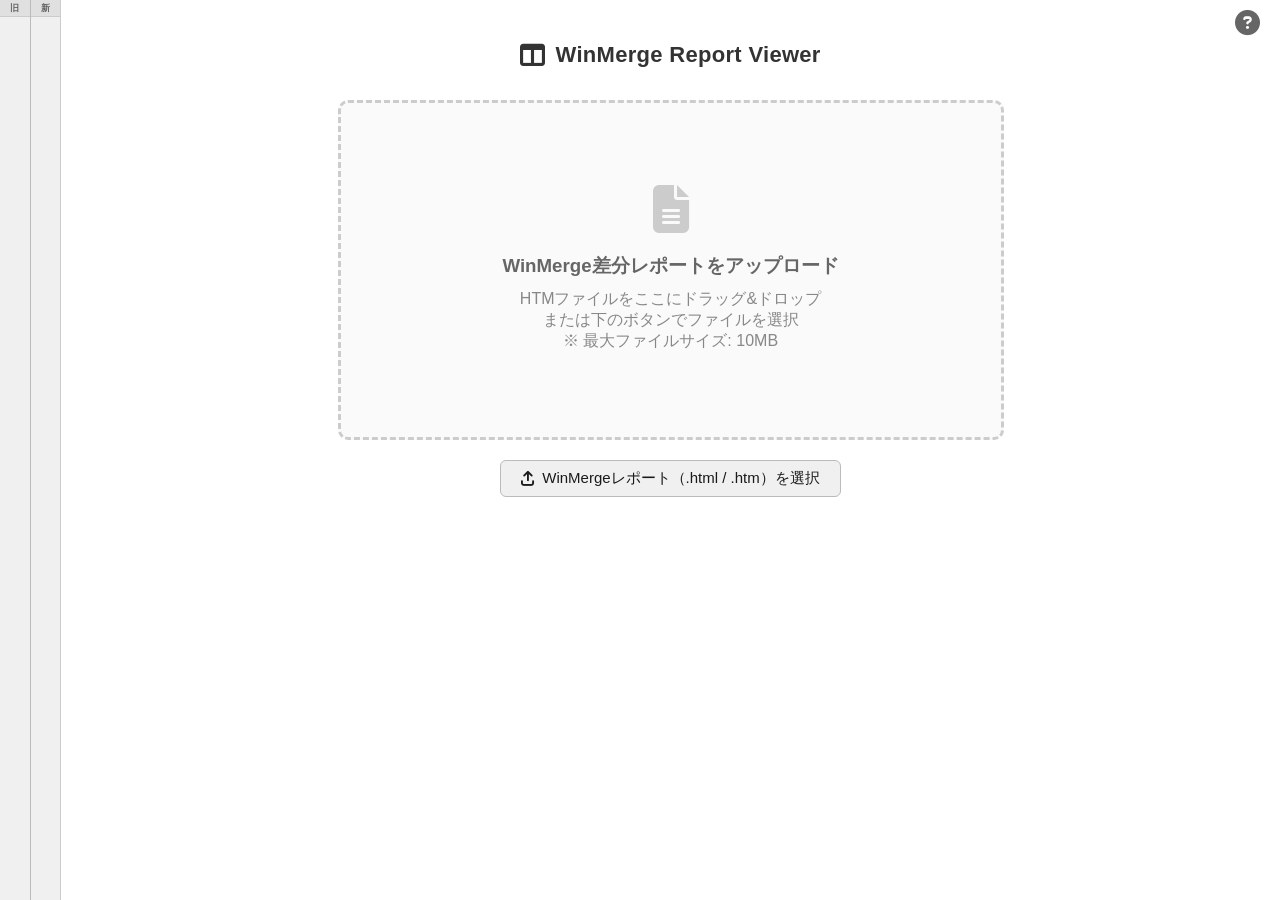
<file: index.html>
<!DOCTYPE html>
<html lang="ja">

<head>
    <meta name="description"
        content="WinMergeレポートビューアは、WinMergeから出力したHTMLレポートをより快適にレビューするための高機能ツールです。差分ナビゲーション、ミニマップ、固定ヘッダーなどの機能を備えています。">
    <meta charset="utf-8" />
    <meta name="referrer" content="no-referrer" />
    <meta content="width=device-width, initial-scale=1.0" name="viewport" />

    <!-- Content Security Policy -->
    <meta content="default-src 'self'; 
                 style-src 'self' 'unsafe-inline' https://cdnjs.cloudflare.com; 
                 font-src https://cdnjs.cloudflare.com; 
                 script-src 'self' 'unsafe-inline' https://cdnjs.cloudflare.com;
                 img-src 'self' data:;
                 connect-src 'self' https://cdnjs.cloudflare.com" http-equiv="Content-Security-Policy" />

    <title>WinMerge Report Viewer</title>
    <link rel="icon" href="favicon.ico">

    <!-- Font Awesome (SRI付き) -->
    <link href="https://cdnjs.cloudflare.com/ajax/libs/font-awesome/6.4.0/css/all.min.css" rel="stylesheet"
        integrity="sha512-iecdLmaskl7CVkqkXNQ/ZH/XLlvWZOJyj7Yy7tcenmpD1ypASozpmT/E0iPtmFIB46ZmdtAc9eNBvH0H/ZpiBw=="
        crossorigin="anonymous" referrerpolicy="no-referrer" />

    <!-- スタイルシート -->
    <link href="style.css" rel="stylesheet" />

</head>

<body>
    <!-- モバイル警告 -->
    <div id="mobileWarning" role="alert" aria-live="assertive">
        <div class="warning-icon" aria-hidden="true">
            <i class="fas fa-exclamation-triangle"></i>
        </div>
        <p>
            このツールはスマートフォンには対応していません。<br>PCでご利用ください。
        </p>
    </div>

    <!-- 差分位置表示ペイン（左右2ミニマップ） -->
    <div id="locationPane" role="region" aria-label="差分位置表示ペイン">
        <div id="locationPaneLeft"
             role="region"
             aria-label="旧バージョン ミニマップ"
             aria-describedby="locationPaneDesc">
            <div class="minimap-header" aria-hidden="true">旧</div>
        </div>
        <div id="locationPaneRight"
             role="region"
             aria-label="新バージョン ミニマップ">
            <div class="minimap-header" aria-hidden="true">新</div>
        </div>
        <p id="locationPaneDesc" style="display:none;">
            左ペインは旧バージョン、右ペインは新バージョンの差分位置を示します。マーカーをクリックするとその差分へジャンプします。
        </p>
    </div>

    <!-- メインコンテンツエリア -->
    <div id="diffContent">
        <!-- 差分情報表示 -->
        <div class="info-hidden" id="diffInfo"></div>

        <!-- フローティングボタン群 -->
        <button class="floating-button button-hidden" id="resetButton">
            <i aria-hidden="true" class="fas fa-sync-alt icon"></i>更新
        </button>
        <button class="floating-button button-hidden" id="scrollTopButton">
            <i aria-hidden="true" class="fas fa-chevron-up icon"></i>トップへ
        </button>
        <button class="floating-button nav-button button-hidden" id="prevDiffButton">
            <i aria-hidden="true" class="fas fa-chevron-up icon"></i>前の差分
        </button>
        <button class="floating-button nav-button button-hidden" id="nextDiffButton">
            <i aria-hidden="true" class="fas fa-chevron-down icon"></i>次の差分
        </button>

        <!-- 固定ヘッダー -->
        <div class="fixed-header fixed-header-hidden" id="fixedHeader">
            <table>
                <tr id="fixedHeaderRow"></tr>
            </table>
        </div>

        <!-- ツールヘッダー -->
        <div id="toolHeader">
            <i class="fas fa-columns"></i>
            <span>WinMerge Report Viewer</span>
        </div>

        <!-- 利用ガイドリンク -->
        <a href="document.html" target="_blank" class="header-link" title="利用ガイドを表示">
            <i class="fas fa-question-circle"></i>
        </a>

        <!-- ファイルドロップエリア -->
        <div id="dropArea">
            <div class="drop-icon">
                <i aria-hidden="true" class="fas fa-file-alt"></i>
            </div>
            <h3>WinMerge差分レポートをアップロード</h3>
            <p>HTMファイルをここにドラッグ&ドロップ<br>または下のボタンでファイルを選択<br>※ 最大ファイルサイズ: 10MB</p>
        </div>

        <!-- ファイル入力 -->
        <input accept=".htm,.html" id="fileInput" type="file" aria-describedby="fileInputDesc">
        <label for="fileInput" id="fileInputLabel">
            <i class="fas fa-arrow-up-from-bracket" aria-hidden="true"></i>
            WinMergeレポート（.html / .htm）を選択
        </label>
        <p id="fileInputDesc" class="accessibility-hidden">
            WinMergeで生成されたHTMLレポートを選択してください(最大10MBまで)。
        </p>

        <!-- ビューアエリア -->
        <div id="viewer"></div>
    </div>

    <!-- ========================================
         JavaScriptモジュール（依存順に読み込み）
         ======================================== -->
    <script type="module" src="js/main.js"></script>

</body>

</html>
</file>
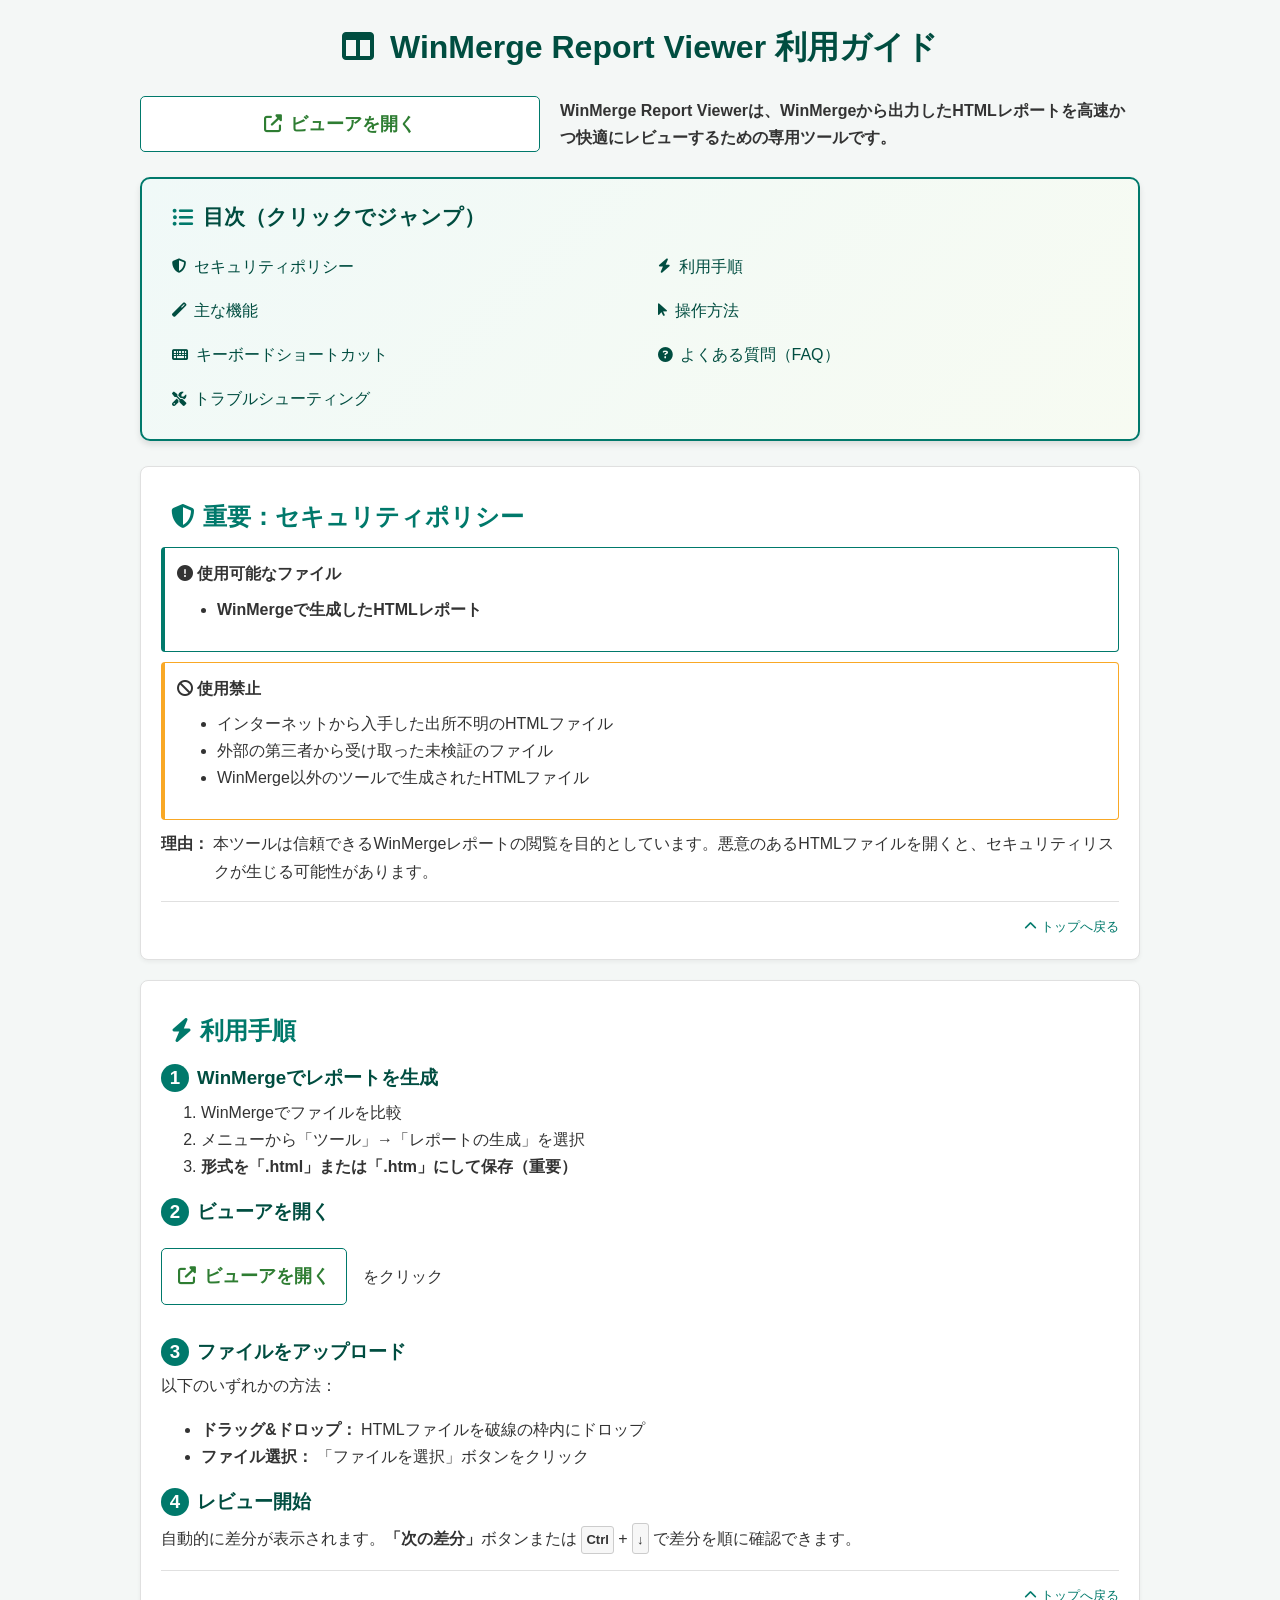
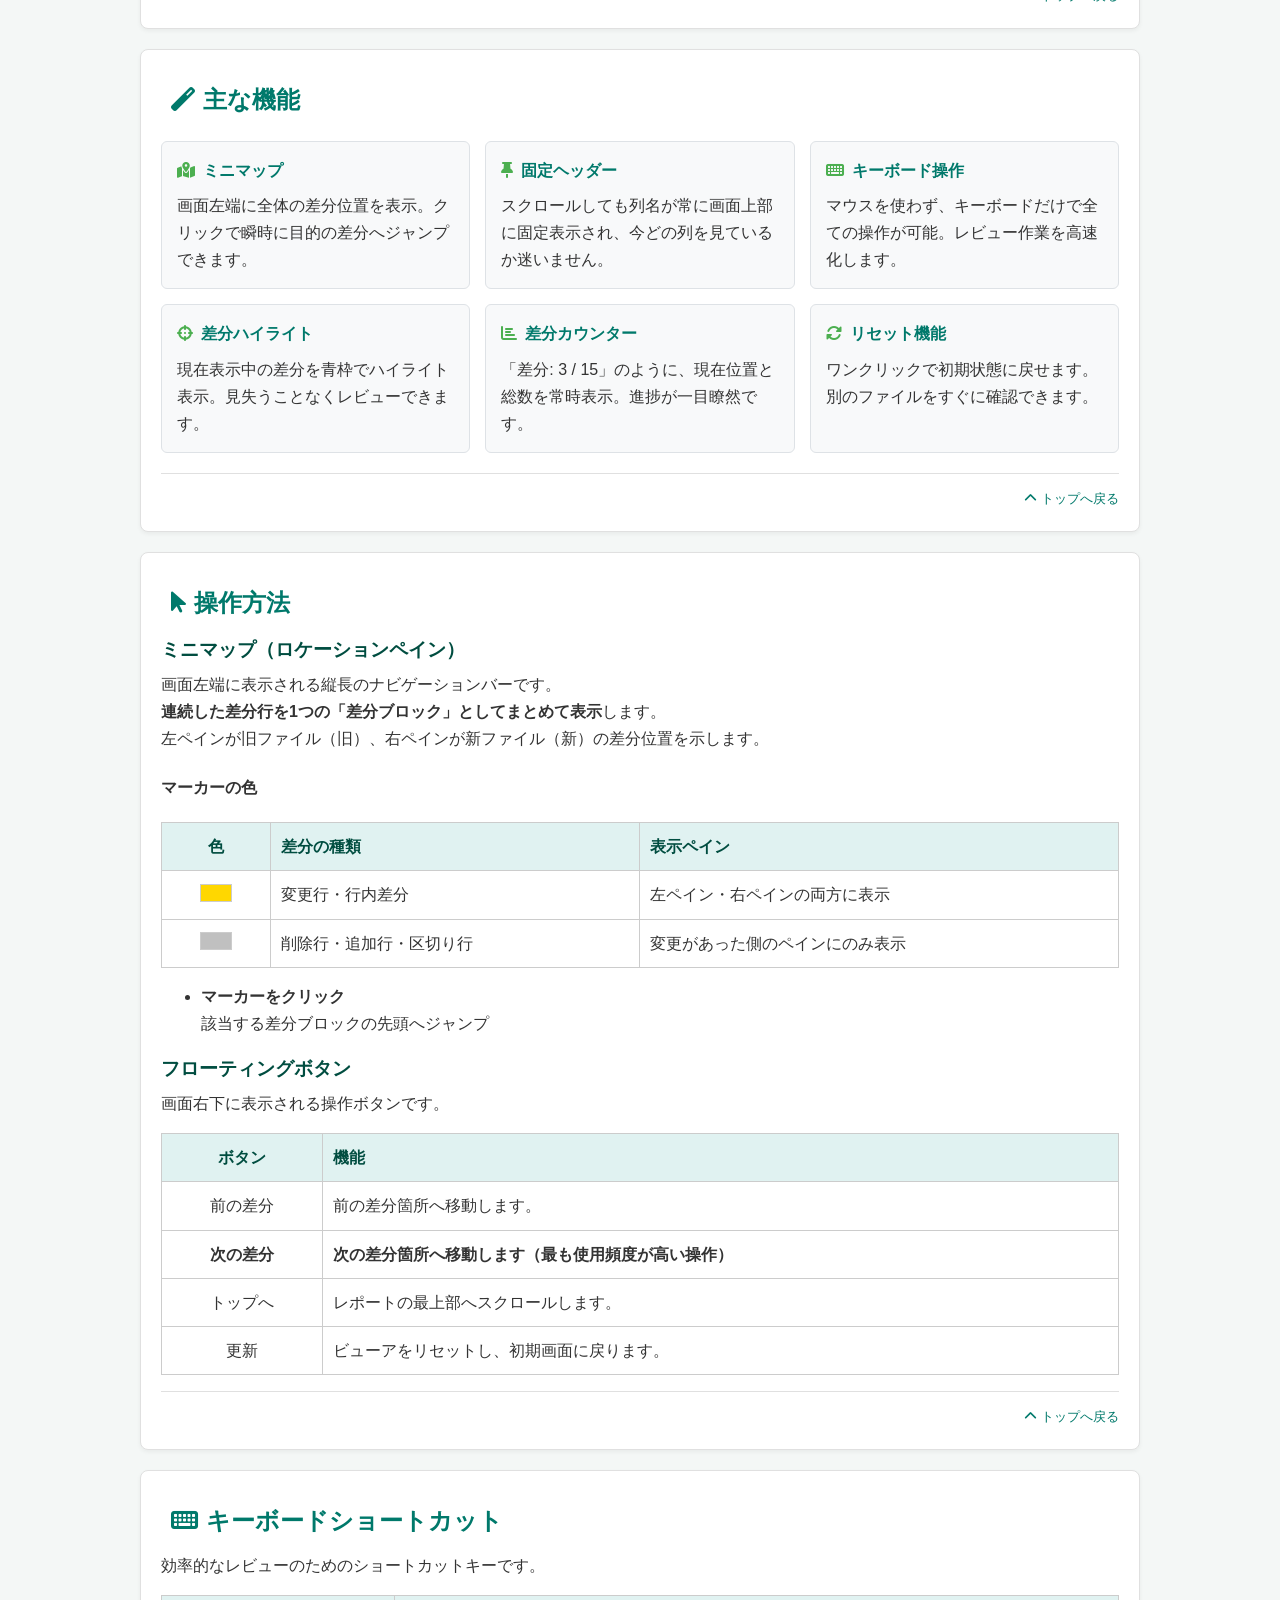
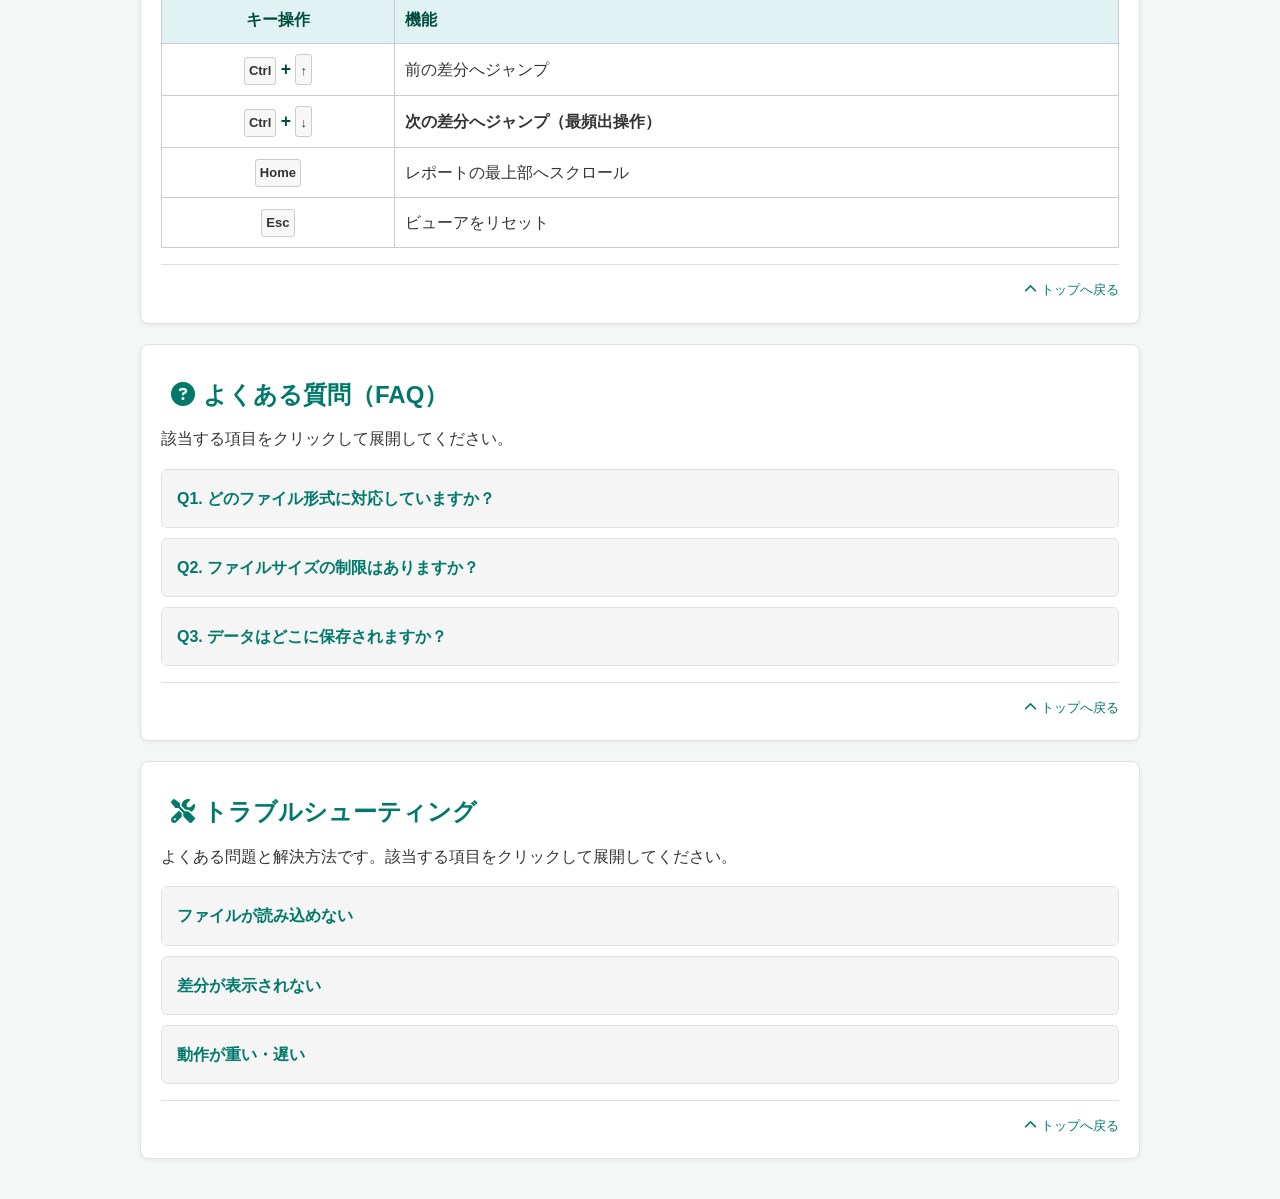
<file: document.html>
<!DOCTYPE html>
<html lang="ja">

<head>
    <meta name="description"
        content="WinMergeレポートビューアは、WinMergeから出力したHTMLレポートをより快適にレビューするための高機能ツールです。差分ナビゲーション、ミニマップ、固定ヘッダーなどの機能を備えています。">
    <meta charset="UTF-8">
    <meta name="viewport" content="width=device-width, initial-scale=1.0">
    <title>WinMerge Report Viewer 利用ガイド</title>
    <link rel="icon" href="favicon.ico">
    <link href="https://cdnjs.cloudflare.com/ajax/libs/font-awesome/6.4.0/css/all.min.css" rel="stylesheet" />
    <style>
        body {
            font-family: 'Segoe UI', Tahoma, Geneva, Verdana, sans-serif;
            line-height: 1.7;
            padding: 20px;
            max-width: 1000px;
            margin: 0 auto;
            background-color: #f4f7f6;
            color: #333;
        }

        h1 {
            color: #004d40;
            margin-top: 0;
            text-align: center;
        }

        h2 {
            color: #00796b;
            padding-left: 10px;
            margin-top: 10px;
            margin-bottom: 10px;
        }

        h3 {
            color: #004d40;
            margin-top: 10px;
            margin-bottom: 5px;
        }

        .description {
            display: flex;
            align-items: center;
            gap: 0 20px;
            margin-block: 0;
        }

        .description a {
            display: flex;
            justify-content: center;
            align-items: center;
            width: 40%;
            min-width: 200px;
            flex-shrink: 0;
            margin-block: 0;
        }

        .description p {
            width: 60%;
            margin: 0;
            flex-grow: 1;
        }

        .link-to-tool {
            background-color: #fff;
            border: 1px solid #00796b;
            padding: 12px 16px;
            border-radius: 5px;
            color: #2e7d32;
            text-decoration: none;
            font-size: 18px;
            font-weight: 600;
            transition: all 0.3s ease;
            cursor: pointer;
            display: inline-block;
            margin: 15px 0;
            box-sizing: border-box;
        }

        .link-to-tool:hover {
            color: #1b5e20;
            background-color: #f0f8f7;
        }

        .link-to-tool i {
            font-size: 18px;
            margin-right: 0.5rem;
        }

        .section-box {
            background-color: #ffffff;
            border: 1px solid #e0e0e0;
            border-radius: 8px;
            padding: 20px;
            margin-bottom: 20px;
            box-shadow: 0 2px 4px rgba(0, 0, 0, 0.05);
        }

        .section-box p,
        .section-box ol,
        .section-box ul {
            margin-top: 0;
        }

        #security-policy>p {
            text-indent: -3.3rem;
            padding-left: 3.3rem;
        }

        .new-feature {
            background-color: #e8f5e9;
            border-left: 4px solid #00796b;
            padding: 12px;
            margin: 10px 0;
            border-radius: 4px;
        }

        .new-feature strong {
            color: #2e7d32;
        }

        .warning-box {
            border: 1px solid #f9a825;
            border-left-width: 4px;
            padding: 12px;
            margin: 10px 0;
            border-radius: 4px;
        }

        .info-box,
        .security-box {
            border: 1px solid #00796b;
            border-left-width: 4px;
            padding: 12px;
            margin: 10px 0;
            border-radius: 4px;
        }

        table {
            width: 100%;
            border-collapse: collapse;
            margin: 15px 0;
        }

        th,
        td {
            border: 1px solid #ccc;
            padding: 10px;
            text-align: left;
        }

        th {
            background-color: #e0f2f1;
            color: #004d40;
        }

        .color-box {
            display: inline-block;
            width: 30px;
            height: 16px;
            margin-inline: 5px;
            vertical-align: -1.4px;
            border: 1px solid #ccc;
        }

        span.kbd {
            display: inline-block;
            font-size: 13px;
            font-weight: bold;
            padding: 2px 4px;
            border: 1px solid #ccc;
            border-radius: 3px;
            background-color: #f7f7f7;
        }

        span.kbd.arrow {
            font-family: "Noto Sans Symbols 2", sans-serif;
            font-weight: 700;
            padding-top: .3rem;
        }

        span.plus {
            color: #004d40;
            font-weight: bold;
            font-size: 1.1rem;
        }

        /* WinMerge デフォルトカラースキーム（Default.ini）に準拠した差分色 */
        .diff-changed {
            background-color: rgb(239, 203, 5);
        }

        /* 変更行 */
        .diff-word {
            background-color: rgb(241, 226, 173);
        }

        /* 行内差分 */
        .diff-del {
            background-color: rgb(255, 160, 160);
        }

        /* 削除・追加行 */
        .diff-moved {
            background-color: rgb(255, 170, 130);
        }

        /* 移動元 */
        .diff-moved-to {
            background-color: rgb(200, 129, 108);
        }

        /* 移動先 */
        .diff-sep {
            background-color: rgb(192, 192, 192);
        }

        /* 区切り行 */

        /* ミニマップマーカー色（style.css の CSS 変数に準拠） */
        .minimap-changed {
            background-color: #FFD700;
        }

        /* 変更行・行内差分 */
        .minimap-del {
            background-color: #C0C0C0;
        }

        /* 削除・追加行・区切り */
        .minimap-moved {
            background-color: #FFA500;
        }

        /* 移動元・移動先 */

        /* #c0c0c0 区切り行 */
        .mr-0_5rem {
            margin-right: .5rem;
        }

        .mr-1rem {
            margin-right: 1rem;
        }

        /* 操作方法：ミニマップ（ロケーションペイン）リスト */
        .mb-0_5rem {
            margin-bottom: .5rem;
        }

        /* トップへ戻るリンク */
        .back-to-top {
            display: block;
            text-align: right;
            margin-top: 16px;
            padding-top: 10px;
            border-top: 1px solid #e0e0e0;
        }

        .back-to-top a {
            color: #00796b;
            text-decoration: none;
            font-size: 13px;
            font-weight: 500;
            transition: color 0.2s ease;
        }

        .back-to-top a:hover {
            color: #004d40;
        }

        .back-to-top a i {
            margin-right: 4px;
        }

        .text-center {
            text-align: center;
        }

        .feature-grid {
            display: grid;
            grid-template-columns: repeat(auto-fit, minmax(250px, 1fr));
            gap: 15px;
            margin: 20px 0;
        }

        .feature-card {
            background: #f8f9fa;
            border: 1px solid #dee2e6;
            border-radius: 6px;
            padding: 15px;
        }

        .feature-card h4 {
            color: #00796b;
            margin-top: 0;
            margin-bottom: .5rem;
        }

        .feature-card p {
            margin-bottom: 0;
        }

        .feature-card i {
            color: #4caf50;
            margin-right: 8px;
        }

        /* アコーディオンスタイル */
        .accordion {
            margin: 15px 0;
        }

        .accordion-item {
            border: 1px solid #e0e0e0;
            border-radius: 6px;
            margin-bottom: 10px;
            overflow: hidden;
        }

        .accordion-header {
            background: #f5f5f5;
            padding: 15px;
            cursor: pointer;
            font-weight: 600;
            color: #00796b;
            display: flex;
            justify-content: space-between;
            align-items: center;
            transition: background 0.3s ease;
        }

        .accordion-header:hover {
            background: rgba(0, 121, 107, 0.1);
        }

        #faq .accordion-header span {
            text-indent: -1.7rem;
            padding-left: 1.7rem;
        }

        .accordion-content {
            max-height: 0;
            overflow: hidden;
            transition: max-height 0.3s ease;
            background: white;
        }

        .accordion-content.active {
            max-height: 1000px;
        }

        .accordion-body {
            padding: 15px;
        }

        #faq .accordion-body {
            text-indent: -1.8rem;
            padding-left: calc(1.8rem + 15px);
        }

        .step-number {
            display: inline-block;
            width: 28px;
            height: 28px;
            background: #00796b;
            color: white;
            border-radius: 50%;
            text-align: center;
            line-height: 28px;
            font-weight: bold;
            margin-right: 8px;
        }

        /* アコーディオン内の回答ボックスにぶら下げインデント適用 */
        .accordion-body .info-box {
            padding-left: calc(12px + 1.2em);
            text-indent: -1.2em;
        }

        /* 目次スタイル */
        .toc-container {
            background: linear-gradient(135deg, #f0f9f8 0%, #f7fbf2 100%);
            border: 2px solid #00796b;
            border-radius: 10px;
            padding: 20px;
            margin: 25px 0;
            box-shadow: 0 4px 6px rgba(0, 0, 0, 0.1);
        }

        .toc-title {
            color: #004d40;
            font-size: 1.3em;
            font-weight: bold;
            margin: 0 0 12px 0;
            display: flex;
            align-items: center;
        }

        .toc-title i {
            margin-right: 10px;
            color: #00796b;
        }

        .toc-grid {
            display: grid;
            grid-template-columns: repeat(2, 1fr);
            gap: 5px 15px;
        }

        .toc-item {
            display: flex;
            align-items: center;
        }

        .toc-item a {
            color: #004d40;
            text-decoration: none;
            font-weight: 500;
            display: flex;
            align-items: center;
            padding: 6px 10px;
            border-radius: 5px;
            transition: all 0.3s ease;
            width: 100%;
        }

        .toc-item a:hover {
            background: rgba(0, 121, 107, 0.1);
            color: #004d40;
            transform: translateX(5px);
        }

        .toc-item a i {
            margin-right: 8px;
            font-size: 0.9em;
            color: #004d40;
        }

        #operations ul li p {
            display: flex;
            align-items: center;
            margin-bottom: 0;
        }

        /* タブレット向け（幅900px以下） */
        @media screen and (max-width: 900px) {
            body {
                padding: 15px;
                font-size: 16px;
                max-width: 100%;
            }

            h1 {
                font-size: 1.6rem;
            }

            h2 {
                font-size: 1.3rem;
            }

            .description {
                flex-direction: column;
                align-items: flex-start;
                gap: 12px 0;
            }

            .description a,
            .description p {
                width: 100%;
                margin: 0;
            }

            .description a {
                max-width: 100%;
            }

            .link-to-tool {
                font-size: 17px;
                padding: 10px 14px;
            }

            th,
            td {
                font-size: 15px;
                word-break: break-word;
            }

            .section-box {
                padding: 18px;
            }

            .feature-grid {
                grid-template-columns: 1fr;
            }

            .toc-grid {
                grid-template-columns: 1fr;
            }

            .toc-container {
                padding: 15px;
            }

            .toc-title {
                font-size: 1.1em;
                margin-bottom: 10px;
            }
        }

        /* スマホ向け（幅600px以下） */
        @media screen and (max-width: 600px) {
            body {
                padding: 10px;
                font-size: 15px;
                line-height: 1.6;
            }

            h1 {
                font-size: 1.4rem;
                margin-bottom: 1rem;
                text-align: left;
                text-indent: -1.2rem;
                padding-left: 3rem;
            }

            h2 {
                font-size: 1.2rem;
            }

            h3 {
                font-size: 1rem;
            }

            .description {
                flex-direction: column;
            }

            .description a,
            .description p {
                width: 100%;
            }

            .link-to-tool {
                font-size: 16px;
                padding: 10px 12px;
            }

            #security-policy>p {
                text-indent: -3rem;
                padding-left: 3rem;
            }

            table {
                font-size: 14px;
            }

            thead {
                display: none;
            }

            tr {
                display: block;
                margin-bottom: 10px;
            }

            td {
                display: flex;
                justify-content: center;
                padding: 8px;
                border: none;
                border-bottom: 1px solid #eee;
                position: relative;
            }

            td:first-child {
                background-color: #e0f2f1;
                justify-content: space-around;
                align-items: center;
            }

            #operations td:first-child,
            #system-requirements td:first-child {
                color: #004d40;
                font-weight: bold;
            }

            td:last-child {
                border-right: none;
            }

            td:before {
                content: attr(data-label);
                font-weight: bold;
                margin-right: 10px;
                min-width: fit-content;
            }

            td:first-child:before {
                display: none;
            }

            td p {
                margin-bottom: 0;
            }

            #faq .accordion-body {
                text-indent: -1.6rem;
                padding-left: calc(1.6rem + 15px);
            }

            .section-box {
                padding: 15px;
            }

            .color-box {
                vertical-align: -1.1px;
            }

            .feature-grid {
                grid-template-columns: 1fr;
            }

            .toc-grid {
                grid-template-columns: 1fr;
            }

            .toc-item a {
                font-size: 14px;
                padding: 5px 8px;
            }

            .toc-container {
                padding: 12px;
            }

            .toc-title {
                font-size: 1em;
                margin-bottom: 8px;
            }
        }
    </style>
</head>

<body>
    <div id="main-content">
        <h1 id="top"><i class="fas fa-columns mr-1rem"></i>WinMerge Report Viewer 利用ガイド</h1>

        <div class="description">
            <a href="index.html" class="link-to-tool" target="_blank">
                <i class="fas fa-external-link-alt"></i>
                ビューアを開く
            </a>
            <p><strong>WinMerge Report Viewerは、WinMergeから出力したHTMLレポートを高速かつ快適にレビューするための専用ツールです。</strong></p>
        </div>

        <!-- ★ 目次 -->
        <div class="toc-container">
            <h2 class="toc-title">
                <i class="fas fa-list-ul"></i>
                目次（クリックでジャンプ）
            </h2>
            <div class="toc-grid">
                <div class="toc-item">
                    <a href="#security-policy">
                        <i class="fas fa-shield-alt"></i>
                        セキュリティポリシー
                    </a>
                </div>
                <div class="toc-item">
                    <a href="#quick-start">
                        <i class="fas fa-bolt"></i>
                        利用手順
                    </a>
                </div>
                <div class="toc-item">
                    <a href="#features">
                        <i class="fas fa-magic"></i>
                        主な機能
                    </a>
                </div>
                <div class="toc-item">
                    <a href="#operations">
                        <i class="fas fa-mouse-pointer"></i>
                        操作方法
                    </a>
                </div>
                <div class="toc-item">
                    <a href="#keyboard-shortcuts">
                        <i class="fas fa-keyboard"></i>
                        キーボードショートカット
                    </a>
                </div>
                <div class="toc-item">
                    <a href="#faq">
                        <i class="fas fa-question-circle"></i>
                        よくある質問（FAQ）
                    </a>
                </div>
                <div class="toc-item">
                    <a href="#troubleshooting">
                        <i class="fas fa-tools"></i>
                        トラブルシューティング
                    </a>
                </div>
            </div>
        </div>

        <!-- ★ NEW: セキュリティポリシー -->
        <div class="section-box" id="security-policy">
            <h2><i class="fas fa-shield-alt mr-0_5rem"></i>重要：セキュリティポリシー</h2>

            <div class="security-box">
                <p class="mb-0_5rem"><strong><i class="fas fa-exclamation-circle"></i> 使用可能なファイル</strong></p>
                <ul>
                    <li><strong>WinMergeで生成したHTMLレポート</strong></li>
                </ul>
            </div>

            <div class="warning-box">
                <p class="mb-0_5rem"><strong><i class="fas fa-ban"></i> 使用禁止</strong></p>
                <ul>
                    <li>インターネットから入手した出所不明のHTMLファイル</li>
                    <li>外部の第三者から受け取った未検証のファイル</li>
                    <li>WinMerge以外のツールで生成されたHTMLファイル</li>
                </ul>
            </div>

            <p><strong>理由：</strong> 本ツールは信頼できるWinMergeレポートの閲覧を目的としています。悪意のあるHTMLファイルを開くと、セキュリティリスクが生じる可能性があります。</p>
            <div class="back-to-top"><a href="#top"><i class="fas fa-chevron-up"></i>トップへ戻る</a></div>
        </div>

        <!-- ★ NEW: 利用手順 -->
        <div class="section-box" id="quick-start">
            <h2><i class="fas fa-bolt mr-0_5rem"></i>利用手順</h2>

            <h3><span class="step-number">1</span>WinMergeでレポートを生成</h3>
            <ol>
                <li>WinMergeでファイルを比較</li>
                <li>メニューから「ツール」→「レポートの生成」を選択</li>
                <li><strong>形式を「.html」または「.htm」にして保存（重要）</strong></li>
            </ol>

            <h3><span class="step-number">2</span>ビューアを開く</h3>
            <p><a href="index.html" class="link-to-tool" target="_blank"><i
                        class="fas fa-external-link-alt"></i>ビューアを開く</a>　をクリック</p>

            <h3><span class="step-number">3</span>ファイルをアップロード</h3>
            <p>以下のいずれかの方法：</p>
            <ul>
                <li><strong>ドラッグ&ドロップ：</strong> HTMLファイルを破線の枠内にドロップ</li>
                <li><strong>ファイル選択：</strong> 「ファイルを選択」ボタンをクリック</li>
            </ul>

            <h3><span class="step-number">4</span>レビュー開始</h3>
            <p>自動的に差分が表示されます。<strong>「次の差分」</strong>ボタンまたは <span class="kbd">Ctrl</span> + <span
                    class="kbd arrow">↓</span>
                で差分を順に確認できます。</p>
            <div class="back-to-top"><a href="#top"><i class="fas fa-chevron-up"></i>トップへ戻る</a></div>
        </div>

        <div class="section-box" id="features">
            <h2><i class="fas fa-magic mr-0_5rem"></i>主な機能</h2>

            <div class="feature-grid">
                <div class="feature-card">
                    <h4><i class="fas fa-map-marked-alt"></i>ミニマップ</h4>
                    <p>画面左端に全体の差分位置を表示。クリックで瞬時に目的の差分へジャンプできます。</p>
                </div>

                <div class="feature-card">
                    <h4><i class="fas fa-thumbtack"></i>固定ヘッダー</h4>
                    <p>スクロールしても列名が常に画面上部に固定表示され、今どの列を見ているか迷いません。</p>
                </div>

                <div class="feature-card">
                    <h4><i class="fas fa-keyboard"></i>キーボード操作</h4>
                    <p>マウスを使わず、キーボードだけで全ての操作が可能。レビュー作業を高速化します。</p>
                </div>

                <div class="feature-card">
                    <h4><i class="fas fa-crosshairs"></i>差分ハイライト</h4>
                    <p>現在表示中の差分を青枠でハイライト表示。見失うことなくレビューできます。</p>
                </div>

                <div class="feature-card">
                    <h4><i class="fas fa-chart-bar"></i>差分カウンター</h4>
                    <p>「差分: 3 / 15」のように、現在位置と総数を常時表示。進捗が一目瞭然です。</p>
                </div>

                <div class="feature-card">
                    <h4><i class="fas fa-sync-alt"></i>リセット機能</h4>
                    <p>ワンクリックで初期状態に戻せます。別のファイルをすぐに確認できます。</p>
                </div>
            </div>
            <div class="back-to-top"><a href="#top"><i class="fas fa-chevron-up"></i>トップへ戻る</a></div>
        </div>

        <div class="section-box" id="operations">
            <h2><i class="fas fa-mouse-pointer mr-0_5rem"></i>操作方法</h2>

            <h3>ミニマップ（ロケーションペイン）</h3>
            <p>
                画面左端に表示される縦長のナビゲーションバーです。<br>
                <strong>連続した差分行を1つの「差分ブロック」としてまとめて表示</strong>します。<br>
                左ペインが旧ファイル（旧）、右ペインが新ファイル（新）の差分位置を示します。
            </p>

            <h4>マーカーの色</h4>
            <table>
                <thead>
                    <tr>
                        <th class="text-center">色</th>
                        <th>差分の種類</th>
                        <th>表示ペイン</th>
                    </tr>
                </thead>
                <tbody>
                    <tr>
                        <td class="text-center"><span class="color-box minimap-changed"></span></td>
                        <td>変更行・行内差分</td>
                        <td colspan="2">左ペイン・右ペインの両方に表示</td>
                    </tr>
                    <tr>
                        <td class="text-center"><span class="color-box minimap-del"></span></td>
                        <td>削除行・追加行・区切り行</td>
                        <td colspan="2">変更があった側のペインにのみ表示</td>
                    </tr>
                </tbody>
            </table>

            <ul>
                <li class="mb-0_5rem">
                    <strong>マーカーをクリック</strong><br>
                    該当する差分ブロックの先頭へジャンプ
                </li>
            </ul>

            <h3>フローティングボタン</h3>
            <p>画面右下に表示される操作ボタンです。</p>
            <table>
                <thead>
                    <tr>
                        <th class="text-center">ボタン</th>
                        <th>機能</th>
                    </tr>
                </thead>
                <tbody>
                    <tr>
                        <td data-label="ボタン" class="text-center">前の差分</td>
                        <td data-label="機能">前の差分箇所へ移動します。</td>
                    </tr>
                    <tr>
                        <td data-label="ボタン" class="text-center"><strong>次の差分</strong></td>
                        <td data-label="機能"><strong>次の差分箇所へ移動します（最も使用頻度が高い操作）</strong></td>
                    </tr>
                    <tr>
                        <td data-label="ボタン" class="text-center">トップへ</td>
                        <td data-label="機能">レポートの最上部へスクロールします。</td>
                    </tr>
                    <tr>
                        <td data-label="ボタン" class="text-center">更新</td>
                        <td data-label="機能">ビューアをリセットし、初期画面に戻ります。</td>
                    </tr>
                </tbody>
            </table>
            <div class="back-to-top"><a href="#top"><i class="fas fa-chevron-up"></i>トップへ戻る</a></div>
        </div>

        <div class="section-box" id="keyboard-shortcuts">
            <h2><i class="fas fa-keyboard mr-0_5rem"></i>キーボードショートカット</h2>
            <p>効率的なレビューのためのショートカットキーです。</p>
            <table>
                <thead>
                    <tr>
                        <th class="text-center">キー操作</th>
                        <th>機能</th>
                    </tr>
                </thead>
                <tbody>
                    <tr>
                        <td data-label="キー操作" class="text-center">
                            <span class="kbd">Ctrl</span> <span class="plus">+</span> <span class="kbd arrow">↑</span>
                        </td>
                        <td data-label="機能">前の差分へジャンプ</td>
                    </tr>
                    <tr>
                        <td data-label="キー操作" class="text-center">
                            <span class="kbd">Ctrl</span> <span class="plus">+</span> <span class="kbd arrow">↓</span>
                        </td>
                        <td data-label="機能"><strong>次の差分へジャンプ（最頻出操作）</strong></td>
                    </tr>
                    <tr>
                        <td data-label="キー操作" class="text-center">
                            <span class="kbd">Home</span>
                        </td>
                        <td data-label="機能">レポートの最上部へスクロール</td>
                    </tr>
                    <tr>
                        <td data-label="キー操作" class="text-center">
                            <span class="kbd">Esc</span>
                        </td>
                        <td data-label="機能">ビューアをリセット</td>
                    </tr>
                </tbody>
            </table>
            <div class="back-to-top"><a href="#top"><i class="fas fa-chevron-up"></i>トップへ戻る</a></div>
        </div>

        <!-- ★ NEW: FAQ セクション -->
        <div class="section-box" id="faq">
            <h2><i class="fas fa-question-circle mr-0_5rem"></i>よくある質問（FAQ）</h2>
            <p>該当する項目をクリックして展開してください。</p>

            <div class="accordion">
                <div class="accordion-item">
                    <div class="accordion-header">
                        <span>Q1. どのファイル形式に対応していますか？</span>
                    </div>
                    <div class="accordion-content">
                        <div class="accordion-body">
                            <strong>A1:</strong> WinMergeで生成した <strong>.htm</strong> または <strong>.html</strong>
                            形式のレポートのみ対応しています。他のツールで生成されたHTMLファイルは正しく表示されない場合があります。
                        </div>
                    </div>
                </div>

                <div class="accordion-item">
                    <div class="accordion-header">
                        <span>Q2. ファイルサイズの制限はありますか？</span>
                    </div>
                    <div class="accordion-content">
                        <div class="accordion-body">
                            <strong>A2:</strong>
                            最大<strong>10MB</strong>までです。それ以上の大容量ファイルはエラーになります。大規模な比較の場合は、比較対象を分割することをお勧めします。
                        </div>
                    </div>
                </div>

                <div class="accordion-item">
                    <div class="accordion-header">
                        <span>Q3. データはどこに保存されますか？</span>
                    </div>
                    <div class="accordion-content">
                        <div class="accordion-body">
                            <strong>A3:</strong>
                            <strong>すべての処理はブラウザ内で完結</strong>します。ファイルはサーバーにアップロードされず、あなたのPC内でのみ処理されます。ブラウザを閉じるとデータは消えます。
                        </div>
                    </div>
                </div>
            </div>
            <div class="back-to-top"><a href="#top"><i class="fas fa-chevron-up"></i>トップへ戻る</a></div>
        </div>

        <div class="section-box" id="troubleshooting">
            <h2><i class="fas fa-tools mr-0_5rem"></i>トラブルシューティング</h2>
            <p>よくある問題と解決方法です。該当する項目をクリックして展開してください。</p>

            <div class="accordion">
                <div class="accordion-item">
                    <div class="accordion-header">
                        <span>ファイルが読み込めない</span>
                    </div>
                    <div class="accordion-content">
                        <div class="accordion-body">
                            <strong>考えられる原因：</strong>
                            <ul>
                                <li>ファイルサイズが10MBを超えている</li>
                                <li>WinMerge形式のHTMLレポートではない</li>
                                <li>ファイルが破損している</li>
                            </ul>
                            <strong>対処法：</strong>
                            <ul>
                                <li>ファイルサイズを確認してください（10MB以下にする）</li>
                                <li>WinMergeで再度レポートを生成してください</li>
                                <li>別のブラウザで試してください</li>
                            </ul>
                        </div>
                    </div>
                </div>

                <div class="accordion-item">
                    <div class="accordion-header">
                        <span>差分が表示されない</span>
                    </div>
                    <div class="accordion-content">
                        <div class="accordion-body">
                            <strong>対処法：</strong>
                            <ol>
                                <li>「更新」ボタンでリセットしてから再度読み込む</li>
                                <li>ブラウザのキャッシュをクリア（<span class="kbd">Ctrl</span> + <span class="kbd">Shift</span> +
                                    <span class="kbd">R</span>）
                                </li>
                                <li>別のブラウザで試す</li>
                            </ol>
                        </div>
                    </div>
                </div>

                <div class="accordion-item">
                    <div class="accordion-header">
                        <span>動作が重い・遅い</span>
                    </div>
                    <div class="accordion-content">
                        <div class="accordion-body">
                            <strong>対処法：</strong>
                            <ul>
                                <li>ファイルサイズが大きい（5MB以上）場合は時間がかかります</li>
                                <li>他のタブやアプリケーションを閉じてください</li>
                                <li>ブラウザを再起動してください</li>
                            </ul>
                        </div>
                    </div>
                </div>
            </div>
            <div class="back-to-top"><a href="#top"><i class="fas fa-chevron-up"></i>トップへ戻る</a></div>
        </div>

    </div>

    <script>
        // アコーディオン機能
        document.addEventListener('DOMContentLoaded', function () {
            const accordionHeaders = document.querySelectorAll('.accordion-header');

            accordionHeaders.forEach(header => {
                header.addEventListener('click', function () {
                    const content = this.nextElementSibling;
                    const isActive = this.classList.contains('active');

                    // 1つのアコーディオンを開いたときに他のアコーディオンを閉じる（オプション：複数開きたい場合はこの部分を削除）
                    accordionHeaders.forEach(h => {
                        h.classList.remove('active');
                        h.nextElementSibling.classList.remove('active');
                    });

                    // クリックされた項目をトグル
                    if (!isActive) {
                        this.classList.add('active');
                        content.classList.add('active');
                    }
                });
            });

            // スムーススクロール機能
            document.querySelectorAll('a[href^="#"]').forEach(anchor => {
                anchor.addEventListener('click', function (e) {
                    e.preventDefault();
                    const targetId = this.getAttribute('href');
                    if (targetId === '#') return;

                    const targetElement = document.querySelector(targetId);
                    if (targetElement) {
                        targetElement.scrollIntoView({
                            behavior: 'smooth',
                            block: 'start'
                        });
                    }
                });
            });
        });
    </script>
</body>

</html>
</file>
<file: style.css>
/* ========================================
   CSS変数
   ======================================== */
:root {
    --fixed-header-left: 0px;
    --fixed-header-width: 100%;
}

/* ========================================
   基本レイアウト
   ======================================== */
body {
    display: flex;
    margin: 0;
    height: 100vh;
    font-family: sans-serif;
}

/* ========================================
   WinMerge デフォルト配色（ミニマップマーカー用）
   ======================================== */
:root {
    --minimap-color-changed: #FFD700;
    /* 差分行（変更） */
    --minimap-color-word: #FFD700;
    /* 行内差分（変更行扱い） */
    --minimap-color-del: #C0C0C0;
    /* 削除・追加行 */
    --minimap-color-moved: #FFA500;
    /* 移動ブロック */
}

/* ========================================
   位置表示ペイン（左右2ミニマップ）
   ======================================== */
#locationPane {
    display: flex;
    flex-direction: row;
    width: 60px;
    flex-shrink: 0;
    border-right: 1px solid #ccc;
    background: #f0f0f0;
}

#locationPaneLeft,
#locationPaneRight {
    flex: 1;
    position: relative;
    overflow: hidden;
    background: #f0f0f0;
}

#locationPaneLeft {
    border-right: 1px solid #bbb;
}

.minimap-header {
    position: sticky;
    top: 0;
    width: 100%;
    height: 16px;
    line-height: 16px;
    text-align: center;
    font-size: 9px;
    font-weight: bold;
    color: #666;
    background: #e0e0e0;
    border-bottom: 1px solid #ccc;
    z-index: 10;
    user-select: none;
}

.marker {
    position: absolute;
    width: 100%;
    cursor: pointer;
    border-radius: 2px;
    z-index: 2;
}

/* ブロックマーカー */
.marker.block-marker {
    border-left: 3px solid rgba(0, 0, 0, 0.2);
    transition: all 0.2s ease;
}

.marker.block-marker:hover {
    transform: translateX(-2px);
    box-shadow: -2px 0 8px rgba(0, 0, 0, 0.3);
    z-index: 15;
}

.marker-selected {
    transform: translateX(-2px);
    box-shadow: -2px 0 8px rgba(0, 0, 0, 0.6);
    z-index: 15;
}

/* ホバー時: 左右ペインのマーカーをまとめてハイライト */
.block-marker-hover {
    transform: translateX(-2px);
    box-shadow: -2px 0 6px rgba(0, 0, 0, 0.35);
    z-index: 14;
    filter: brightness(1.15);
}

.block-marker-label {
    position: absolute;
    right: 2px;
    top: 50%;
    transform: translateY(-50%);
    font-size: 9px;
    font-weight: bold;
    color: rgba(0, 0, 0, 0.6);
    text-shadow: 0 0 2px rgba(255, 255, 255, 0.8);
}

/* ========================================
   メインコンテンツエリア
   ======================================== */
#diffContent {
    flex: 1;
    overflow-y: auto;
    height: 100vh;
    padding: 0 15px;
    background: white;
    position: relative;
}

#viewer {
    margin-top: 14px;
    position: relative;
}

/* ========================================
   ヘッダーコンポーネント
   ======================================== */
#toolHeader {
    display: flex;
    align-items: center;
    justify-content: center;
    gap: 10px;
    margin: 30px auto 0px;
    padding: 12px 20px;
    width: fit-content;
    color: #333;
    font-size: 22px;
    font-weight: 600;
    letter-spacing: 0.3px;
}

#toolHeader i {
    font-size: 25px;
}

.toolHeader-hidden {
    display: none !important;
}

.toolHeader-visible {
    display: flex !important;
}

.header-link {
    position: fixed;
    right: 15px;
    top: 5px;
    color: #666;
    text-decoration: none;
    font-size: 25px;
    display: flex;
    align-items: center;
    justify-content: center;
    width: 36px;
    height: 36px;
    border-radius: 50%;
    background-color: #fff;
    z-index: 1200;
    transition: all 0.3s ease;
}

.header-link:hover {
    color: #1e88e5;
    background-color: #f0f0f0;
}

/* テーブル列の固定ヘッダー */
.fixed-header {
    position: fixed;
    top: 0;
    background: white;
    z-index: 15;
    box-shadow: 0 2px 4px rgba(0, 0, 0, 0.1);
    overflow: hidden;
    left: var(--fixed-header-left);
    width: var(--fixed-header-width);
}

.fixed-header-hidden {
    display: none !important;
}

.fixed-header-visible {
    display: block;
}

.fixed-header table {
    border-collapse: collapse;
    table-layout: fixed;
    width: var(--fixed-header-width);
    border: none;
}

.fixed-header th {
    border-left: 8px solid #f0f0f0;
    padding: 2px 5px;
    vertical-align: top;
}

/* ========================================
   ファイル入力とドロップエリア
   ======================================== */
#fileInput {
    display: none;
}

#fileInputLabel {
    display: flex;
    width: fit-content;
    justify-content: center;
    align-items: center;
    gap: 8px;
    margin: 20px auto;
    padding: 8px 20px;
    font-size: 15px;
    font-weight: 500;
    color: #1a1a1a;
    background-color: #f0f0f0;
    border: 1px solid #bbb;
    border-radius: 6px;
    cursor: pointer;
    transition: background-color 0.2s ease, border-color 0.2s ease;
    user-select: none;
}

#fileInputLabel:hover {
    background-color: #e0e0e0;
    border-color: #999;
}

#fileInputLabel:active {
    background-color: #d0d0d0;
}

#dropArea {
    border: 3px dashed #ccc;
    border-radius: 10px;
    margin: 20px auto 20px;
    padding: 80px;
    text-align: center;
    background: #fafafa;
    transition: all 0.3s ease;
    cursor: pointer;
    max-width: 500px;
}

#dropArea.drag-over {
    border-color: #4CAF50;
    background: #f0fff0;
    transform: scale(1.02);
}

#dropArea h3 {
    margin: 0 0 10px 0;
    color: #666;
}

#dropArea p {
    margin: 5px 0;
    color: #888;
    font-size: 16px;
}

#dropArea .drop-icon {
    font-size: 48px;
    color: #ccc;
    margin-bottom: 15px;
}

#dropArea.drag-over .drop-icon {
    color: #4CAF50;
}

/* ========================================
   差分テーブルスタイル
   ======================================== */
table.diff {
    border-collapse: collapse;
    width: 100%;
}

table.diff td {
    padding: 2px 6px;
    vertical-align: top;
    white-space: pre-wrap;
}

.title {
    border-left: 8px solid #f0f0f0;
}

.gen-del {
    background: #ffcccc;
}

.gen-add {
    background: #ccffcc;
}

.added-right-bar {
    width: 8px;
    background: #f0f0f0;
    border-left: 1px solid #ccc;
    padding: 0 !important;
}

.current-diff {
    outline: 3px solid #007bff;
    outline-offset: 2px;
    border-radius: 4px;
}

.block-highlight-wrapper {
    outline: 3px solid #007bff;
    outline-offset: 2px;
    border-radius: 4px;
    position: relative;
}

/* ========================================
   フローティングUI要素
   ======================================== */
.floating-button {
    position: fixed;
    bottom: 15px;
    background: linear-gradient(mediumblue, darkblue);
    color: white;
    border: 2px solid transparent;
    padding: 10px 15px;
    border-radius: 10px;
    cursor: pointer;
    font-size: 15px;
    font-weight: 600;
    z-index: 1000;
    min-width: 120px;
    transition: all 0.3s ease;
}

.floating-button:hover {
    transform: translateY(-2px);
}

.floating-button .icon {
    margin-right: 5px;
}

.nav-button {
    background: linear-gradient(#28a745, #218838);
    min-width: 110px;
}

.button-hidden {
    display: none !important;
}

.button-visible {
    display: block;
}

#nextDiffButton {
    right: 25px;
}

#prevDiffButton {
    right: 145px;
}

#scrollTopButton {
    right: 265px;
}

#resetButton {
    right: 390px;
}

#diffInfo {
    position: fixed;
    bottom: 15px;
    left: 76px;
    background: rgba(0, 0, 0, 0.8);
    color: white;
    padding: 13px 0;
    border-radius: 10px;
    font-size: 14px;
    z-index: 1001;
    min-width: 115px;
    text-align: center;
}

.info-hidden {
    display: none !important;
}

.info-visible {
    display: block;
}

/* ========================================
   メッセージスタイル
   ======================================== */
.file-info {
    background: #e8f4f8;
    padding: 10px;
    border-radius: 5px;
    margin: 10px 0;
    font-size: 14px;
    border: 1px solid #d0e8f0;
}

.error-message {
    background: #ffebee;
    border: 1px solid #f44336;
    color: #c62828;
    padding: 12px;
    border-radius: 4px;
    margin: 10px 0;
    font-size: 14px;
}

.warning-message {
    background: #fff3e0;
    border: 1px solid #ff9800;
    color: #e65100;
    padding: 12px;
    border-radius: 4px;
    margin: 10px 0;
    font-size: 14px;
}

/* ========================================
   ローディングインジケーター
   ======================================== */
.loading {
    text-align: center;
    padding: 20px;
    color: #666;
}

.loading::after {
    content: '';
    display: inline-block;
    width: 20px;
    height: 20px;
    border: 2px solid #ccc;
    border-top: 2px solid #333;
    border-radius: 50%;
    animation: spin 1s linear infinite;
    margin-left: 10px;
}

@keyframes spin {
    to {
        transform: rotate(360deg);
    }
}

/* ========================================
   プログレスインジケーター
   ======================================== */
.simple-progress-overlay {
    position: fixed;
    top: 0;
    left: 0;
    right: 0;
    bottom: 0;
    background: rgba(0, 0, 0, 0.6);
    display: flex;
    align-items: center;
    justify-content: center;
    z-index: 10000;
    opacity: 0;
    pointer-events: none;
    transition: opacity 0.3s ease;
}

.simple-progress-overlay.active {
    opacity: 1;
    pointer-events: all;
}

.simple-progress-container {
    background: white;
    padding: 30px 40px;
    border-radius: 12px;
    box-shadow: 0 10px 40px rgba(0, 0, 0, 0.3);
    min-width: 380px;
    max-width: 450px;
    text-align: center;
    transform: scale(0.9);
    transition: transform 0.3s ease;
}

.simple-progress-overlay.active .simple-progress-container {
    transform: scale(1);
}

.simple-progress-icon {
    font-size: 48px;
    color: #3498db;
    margin-bottom: 16px;
    animation: float 2s ease-in-out infinite;
}

@keyframes float {

    0%,
    100% {
        transform: translateY(0);
    }

    50% {
        transform: translateY(-8px);
    }
}

.simple-progress-title {
    font-size: 18px;
    font-weight: 600;
    color: #2c3e50;
    margin-bottom: 20px;
}

.simple-progress-bar-wrapper {
    width: 100%;
    height: 8px;
    background: #ecf0f1;
    border-radius: 10px;
    overflow: hidden;
    margin-bottom: 12px;
}

.simple-progress-bar {
    height: 100%;
    background: linear-gradient(90deg, #3498db 0%, #2980b9 100%);
    border-radius: 10px;
    width: 0%;
    transition: width 0.3s ease;
    position: relative;
}

.simple-progress-bar::after {
    content: '';
    position: absolute;
    top: 0;
    left: 0;
    right: 0;
    bottom: 0;
    background: linear-gradient(90deg, transparent 0%, rgba(255, 255, 255, 0.3) 50%, transparent 100%);
    animation: shimmer 1.5s infinite;
}

@keyframes shimmer {
    0% {
        transform: translateX(-100%);
    }

    100% {
        transform: translateX(100%);
    }
}

.simple-progress-info {
    display: flex;
    justify-content: space-between;
    align-items: center;
    font-size: 14px;
}

.simple-progress-status {
    color: #7f8c8d;
    font-weight: 500;
}

.simple-progress-percent {
    color: #3498db;
    font-weight: 700;
    font-size: 16px;
}

/* エラー状態 */
.simple-progress-container.error-state {
    border: 2px solid #e74c3c;
}

.simple-progress-container.error-state .simple-progress-icon {
    color: #e74c3c;
    animation: shake 0.5s ease;
}

.simple-progress-container.error-state .simple-progress-title {
    color: #e74c3c;
}

.simple-progress-container.error-state .simple-progress-bar {
    background: linear-gradient(90deg, #e74c3c 0%, #c0392b 100%);
}

@keyframes shake {

    0%,
    100% {
        transform: translateX(0);
    }

    25% {
        transform: translateX(-10px);
    }

    75% {
        transform: translateX(10px);
    }
}

/* ========================================
   アクセシビリティ
   ======================================== */
.accessibility-hidden {
    position: absolute;
    width: 1px;
    height: 1px;
    padding: 0;
    margin: -1px;
    overflow: hidden;
    clip: rect(0, 0, 0, 0);
    white-space: nowrap;
    border: 0;
}

/* ========================================
   レスポンシブデザイン
   ======================================== */
@media screen and (max-width: 710px) {
    #diffInfo {
        bottom: 65px;
        left: auto;
        right: 25px;
    }
}

@media screen and (min-width: 601px) {
    #mobileWarning {
        display: none !important;
    }
}

@media screen and (max-width: 600px) {
    body>*:not(#mobileWarning) {
        display: none !important;
    }

    #mobileWarning {
        position: fixed;
        top: 50%;
        left: 50%;
        transform: translate(-50%, -50%);
        min-width: 270px;
        padding: 40px 20px;
        background: #ffebee;
        border: 2px solid #f44336;
        color: #c62828;
        border-radius: 8px;
        box-shadow: 0 4px 10px rgba(0, 0, 0, 0.15);
        text-align: center;
        font-size: 18px;
        font-weight: 600;
    }

    #mobileWarning .warning-icon {
        font-size: 48px;
        color: #f44336;
        margin-bottom: 16px;
    }

    .header-link {
        display: none;
    }

    .simple-progress-container {
        min-width: 300px;
        max-width: 90vw;
        padding: 25px 30px;
    }

    .simple-progress-icon {
        font-size: 40px;
    }

    .simple-progress-title {
        font-size: 16px;
    }

    .simple-progress-percent {
        font-size: 14px;
    }
}

/* ========================================
   アクセシビリティ - アニメーション削減設定
   ======================================== */
@media (prefers-reduced-motion: reduce) {

    .simple-progress-overlay,
    .simple-progress-container,
    .simple-progress-bar {
        transition: none;
        animation: none;
    }

    .simple-progress-icon {
        animation: none;
    }

    .simple-progress-bar::after {
        display: none;
    }
}
</file>
